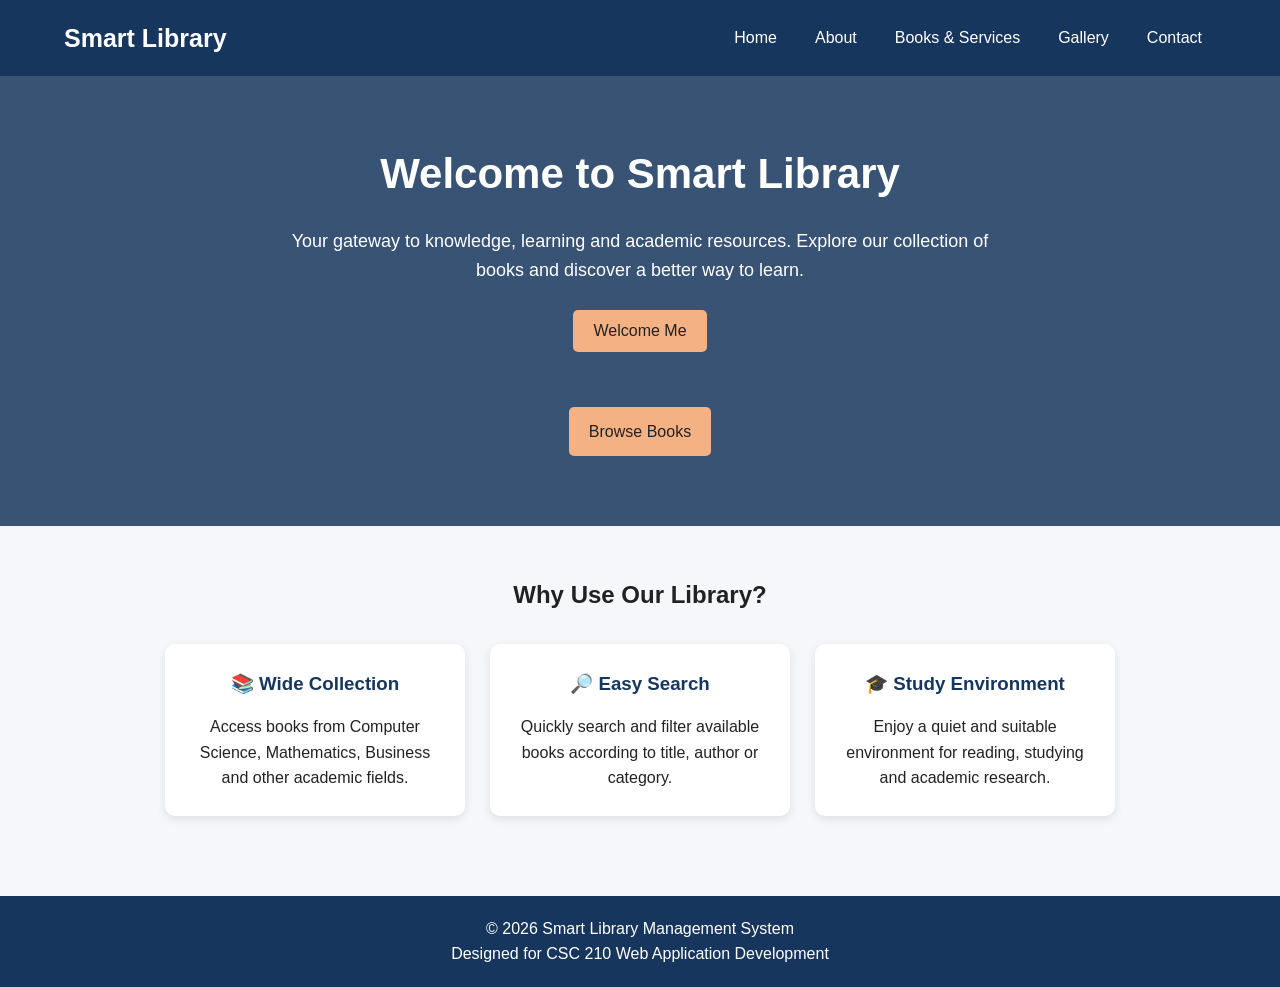
<file: index.html>
<!DOCTYPE html>
<html lang="en">
<head>
    <meta charset="UTF-8">
    <meta name="viewport" content="width=device-width, initial-scale=1.0">
    <meta name="description" content="Smart Library Management System">
    <title>Smart Library Management System</title>

    <link rel="stylesheet" href="css/style.css">
</head>

<body>

    <!-- Header -->
    <header>
        <div class="logo">
            <h1>Smart Library</h1>
        </div>

        <!-- Navigation -->
      <nav>
    <button class="menu-toggle" onclick="toggleMenu()">☰</button>

    <ul id="nav-menu">
        <li><a href="index.html">Home</a></li>
        <li><a href="about.html">About</a></li>
        <li><a href="services.html">Books & Services</a></li>
        <li><a href="gallery.html">Gallery</a></li>
        <li><a href="contact.html">Contact</a></li>
    </ul>
      </nav>
   </header>

    <!-- Main Content -->
    <main>

        <!-- Hero Section -->
        <section class="hero">
            <div class="hero-content">
                <h2>Welcome to Smart Library</h2>

                <p>
                    Your gateway to knowledge, learning and academic resources.
                    Explore our collection of books and discover a better way
                    to learn.
                </p>

                <button onclick="welcomeUser()">
                    Welcome Me
                </button>

                <p id="welcome-message"></p>

                <a href="services.html" class="btn">
                    Browse Books
                </a>
            </div>
        </section>

        <!-- Highlights -->
        <section class="highlights">
            <h2>Why Use Our Library?</h2>

            <div class="cards">

                <article class="card">
                    <h3>📚 Wide Collection</h3>
                    <p>
                        Access books from Computer Science, Mathematics,
                        Business and other academic fields.
                    </p>
                </article>

                <article class="card">
                    <h3>🔎 Easy Search</h3>
                    <p>
                        Quickly search and filter available books according
                        to title, author or category.
                    </p>
                </article>

                <article class="card">
                    <h3>🎓 Study Environment</h3>
                    <p>
                        Enjoy a quiet and suitable environment for reading,
                        studying and academic research.
                    </p>
                </article>

            </div>
        </section>

    </main>

    <!-- Footer -->
    <footer>
        <p>&copy; 2026 Smart Library Management System</p>
        <p>Designed for CSC 210 Web Application Development</p>
    </footer>

    <script src="js/script.js"></script>

</body>
</html>
</file>
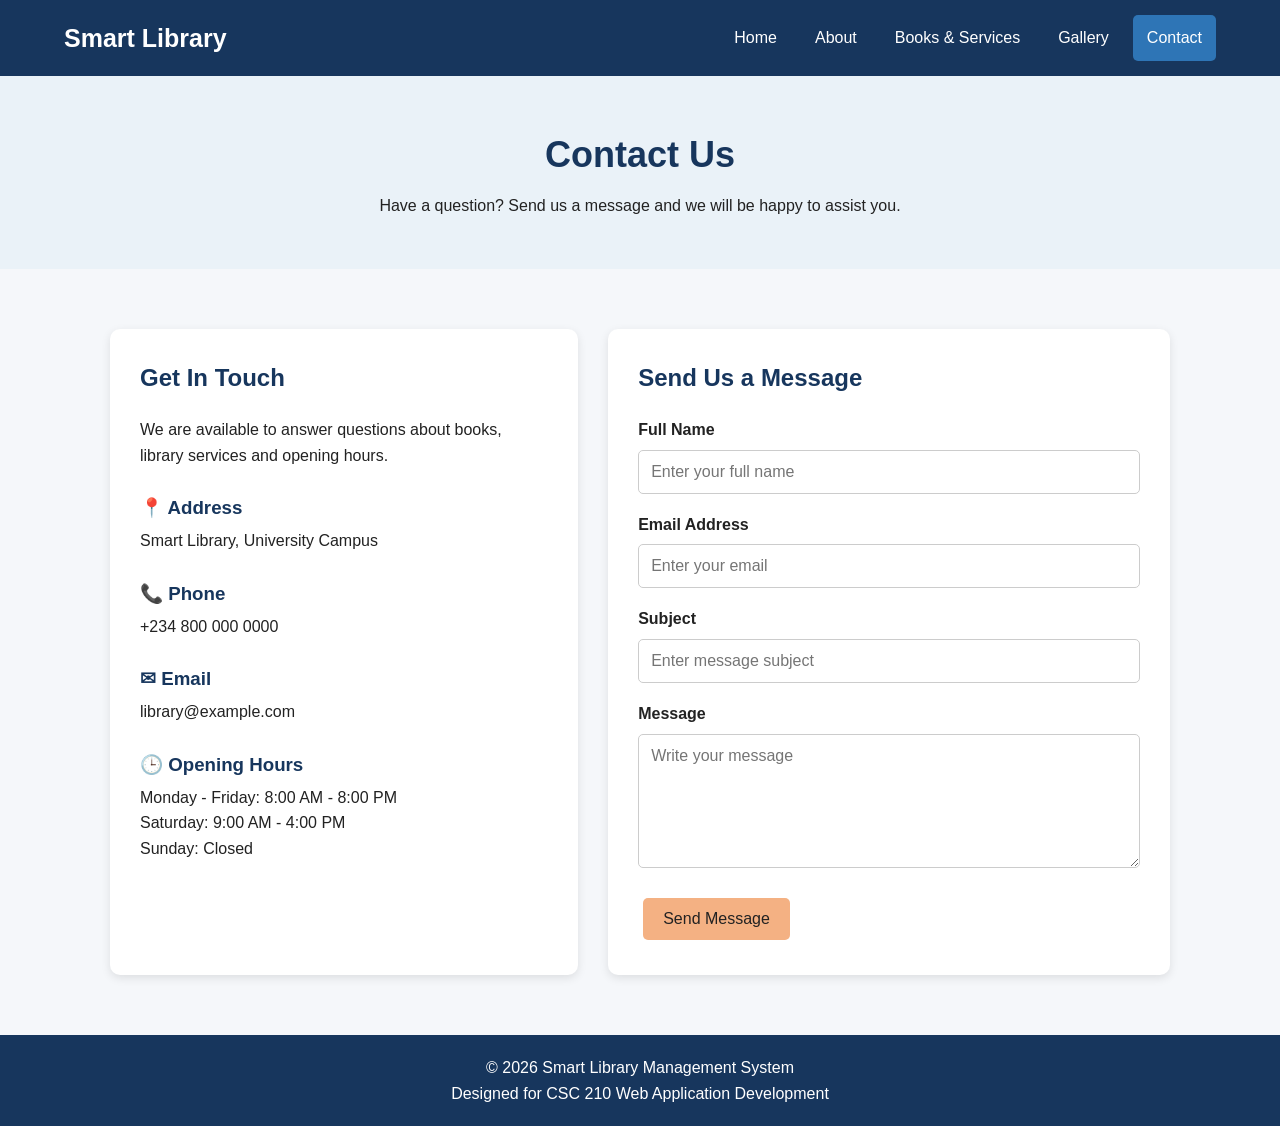
<file: contact.html>
<!DOCTYPE html>
<html lang="en">
<head>
    <meta charset="UTF-8">
    <meta name="viewport" content="width=device-width, initial-scale=1.0">

    <meta name="description"
          content="Contact Smart Library Management System">

    <title>Contact - Smart Library</title>

    <link rel="stylesheet" href="css/style.css">
</head>

<body>

    <!-- Header -->
    <header>
        <div class="logo">
            <h1>Smart Library</h1>
        </div>

        <!-- Navigation -->
    <nav>
    <button class="menu-toggle" onclick="toggleMenu()">☰</button>

    <ul id="nav-menu">
        <li><a href="index.html">Home</a></li>
        <li><a href="about.html">About</a></li>
        <li><a href="services.html">Books & Services</a></li>
        <li><a href="gallery.html">Gallery</a></li>
        <li><a href="contact.html" class="active">Contact</a></li>
    </ul>
</nav>
    </header>

    <!-- Main Content -->
    <main>

        <!-- Page Header -->
        <section class="page-header">
            <h2>Contact Us</h2>
            <p>
                Have a question? Send us a message and we will be happy
                to assist you.
            </p>
        </section>

        <!-- Contact Information and Form -->
        <section class="contact-section">

            <!-- Contact Information -->
            <div class="contact-info">

                <h2>Get In Touch</h2>

                <p>
                    We are available to answer questions about books,
                    library services and opening hours.
                </p>

                <div class="contact-item">
                    <h3>📍 Address</h3>
                    <p>
                        Smart Library, University Campus
                    </p>
                </div>

                <div class="contact-item">
                    <h3>📞 Phone</h3>
                    <p>
                        +234 800 000 0000
                    </p>
                </div>

                <div class="contact-item">
                    <h3>✉ Email</h3>
                    <p>
                        library@example.com
                    </p>
                </div>

                <div class="contact-item">
                    <h3>🕒 Opening Hours</h3>
                    <p>
                        Monday - Friday: 8:00 AM - 8:00 PM
                    </p>
                    <p>
                        Saturday: 9:00 AM - 4:00 PM
                    </p>
                    <p>
                        Sunday: Closed
                    </p>
                </div>

            </div>

            <!-- Contact Form -->
            <div class="contact-form">

                <h2>Send Us a Message</h2>

                <form id="contactForm" onsubmit="validateForm(event)">

                    <div class="form-group">
                        <label for="name">Full Name</label>

                        <input
                            type="text"
                            id="name"
                            name="name"
                            placeholder="Enter your full name"
                        >

                        <small id="nameError"></small>
                    </div>

                    <div class="form-group">
                        <label for="email">Email Address</label>

                        <input
                            type="email"
                            id="email"
                            name="email"
                            placeholder="Enter your email"
                        >

                        <small id="emailError"></small>
                    </div>

                    <div class="form-group">
                        <label for="subject">Subject</label>

                        <input
                            type="text"
                            id="subject"
                            name="subject"
                            placeholder="Enter message subject"
                        >

                        <small id="subjectError"></small>
                    </div>

                    <div class="form-group">
                        <label for="message">Message</label>

                        <textarea
                            id="message"
                            name="message"
                            rows="6"
                            placeholder="Write your message"
                        ></textarea>

                        <small id="messageError"></small>
                    </div>

                    <button type="submit">
                        Send Message
                    </button>

                    <p id="successMessage"></p>

                </form>

            </div>

        </section>

    </main>

    <!-- Footer -->
    <footer>
        <p>&copy; 2026 Smart Library Management System</p>
        <p>Designed for CSC 210 Web Application Development</p>
    </footer>

    <script src="js/script.js"></script>

</body>
</html>
</file>
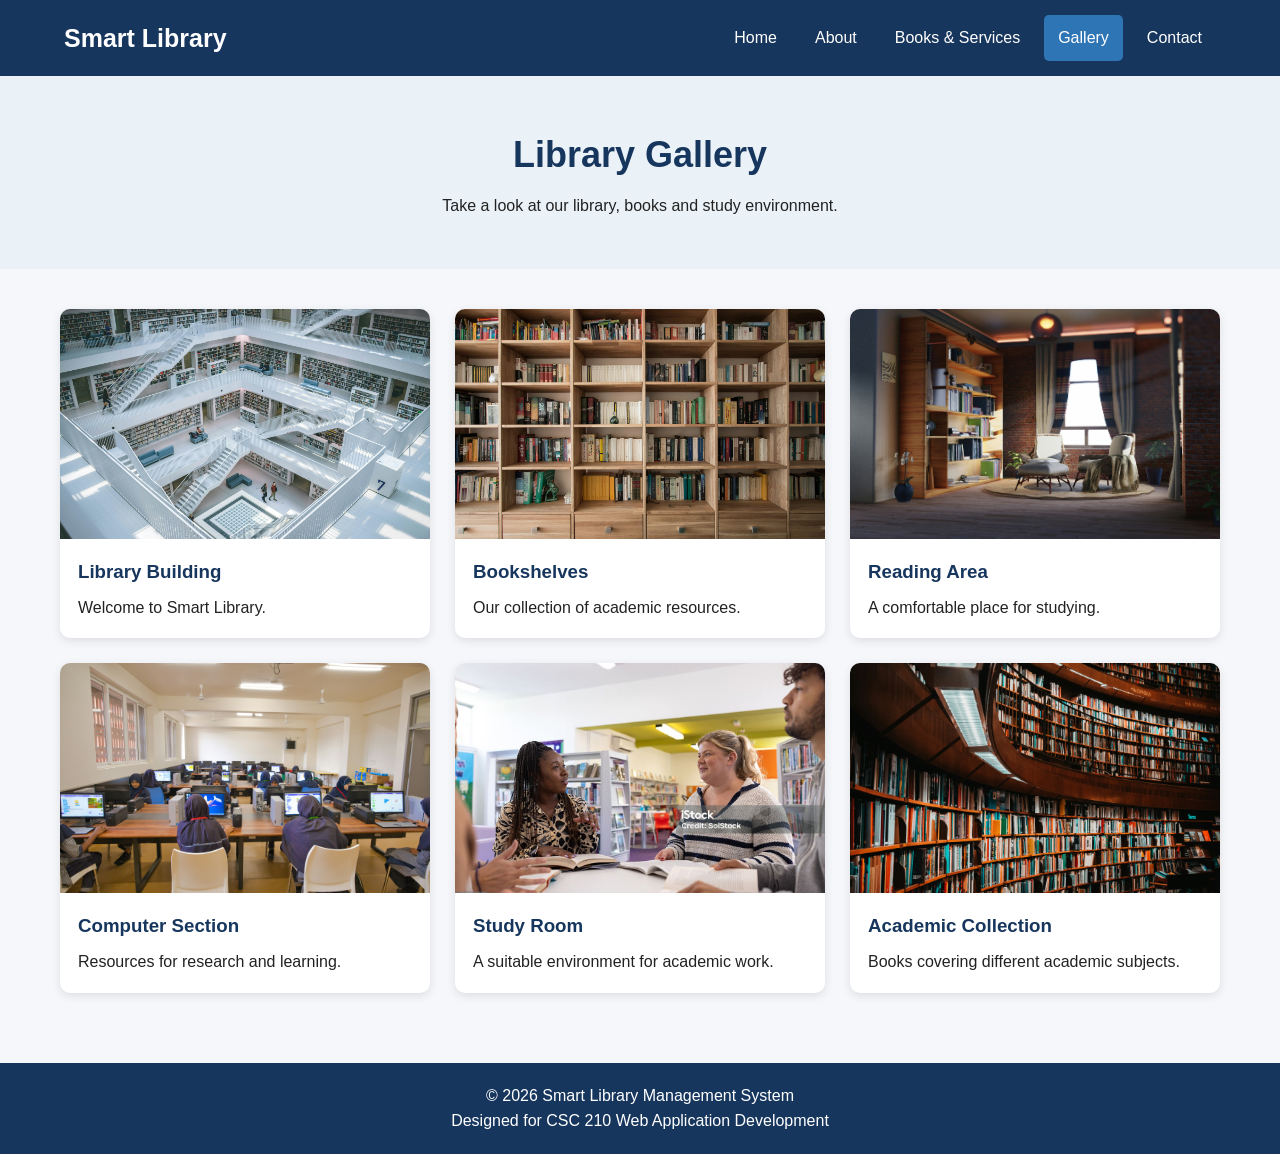
<file: gallery.html>
<!DOCTYPE html>
<html lang="en">

<head>
    <meta charset="UTF-8">

    <meta name="viewport"
          content="width=device-width, initial-scale=1.0">

    <meta name="description"
          content="Smart Library photo gallery">

    <title>Gallery - Smart Library</title>

    <link rel="stylesheet" href="css/style.css">
</head>

<body>

    <!-- Header -->
    <header>

        <div class="logo">
            <h1>Smart Library</h1>
        </div>

        <!-- Navigation -->
        <nav>

            <button
                class="menu-toggle"
                onclick="toggleMenu()">
                ☰
            </button>

            <ul id="nav-menu">

                <li>
                    <a href="index.html">
                        Home
                    </a>
                </li>

                <li>
                    <a href="about.html">
                        About
                    </a>
                </li>

                <li>
                    <a href="services.html">
                        Books & Services
                    </a>
                </li>

                <li>
                    <a href="gallery.html" class="active">
                        Gallery
                    </a>
                </li>

                <li>
                    <a href="contact.html">
                        Contact
                    </a>
                </li>

            </ul>

        </nav>

    </header>


    <!-- Main Content -->
    <main>

        <!-- Page Header -->
        <section class="page-header">

            <h2>Library Gallery</h2>

            <p>
                Take a look at our library, books and study environment.
            </p>

        </section>


        <!-- Gallery -->
        <section class="gallery-section">

            <div class="gallery-grid">

                <!-- Gallery Item 1 -->
                <article class="gallery-item">

                    <img
                        src="images/library.jpg"
                        alt="Exterior view of Smart Library"
                    >

                    <div class="gallery-caption">

                        <h3>Library Building</h3>

                        <p>
                            Welcome to Smart Library.
                        </p>

                    </div>

                </article>


                <!-- Gallery Item 2 -->
                <article class="gallery-item">

                    <img
                        src="images/bookshelves.jpg"
                        alt="Books arranged on library shelves"
                    >

                    <div class="gallery-caption">

                        <h3>Bookshelves</h3>

                        <p>
                            Our collection of academic resources.
                        </p>

                    </div>

                </article>


                <!-- Gallery Item 3 -->
                <article class="gallery-item">

                    <img
                        src="images/reading-area.jpg"
                        alt="Quiet library reading area"
                    >

                    <div class="gallery-caption">

                        <h3>Reading Area</h3>

                        <p>
                            A comfortable place for studying.
                        </p>

                    </div>

                </article>


                <!-- Gallery Item 4 -->
                <article class="gallery-item">

                    <img
                        src="images/computer-section.jpg"
                        alt="Computer section inside the library"
                    >

                    <div class="gallery-caption">

                        <h3>Computer Section</h3>

                        <p>
                            Resources for research and learning.
                        </p>

                    </div>

                </article>


                <!-- Gallery Item 5 -->
                <article class="gallery-item">

                    <img
                        src="images/study-room.jpg"
                        alt="Students studying in the library"
                    >

                    <div class="gallery-caption">

                        <h3>Study Room</h3>

                        <p>
                            A suitable environment for academic work.
                        </p>

                    </div>

                </article>


                <!-- Gallery Item 6 -->
                <article class="gallery-item">

                    <img
                        src="images/library-books.jpg"
                        alt="Collection of academic books"
                    >

                    <div class="gallery-caption">

                        <h3>Academic Collection</h3>

                        <p>
                            Books covering different academic subjects.
                        </p>

                    </div>

                </article>

            </div>

        </section>

    </main>


    <!-- Footer -->
    <footer>

        <p>
            &copy; 2026 Smart Library Management System
        </p>

        <p>
            Designed for CSC 210 Web Application Development
        </p>

    </footer>


    <!-- JavaScript -->
    <script src="js/script.js"></script>

</body>

</html>
</file>
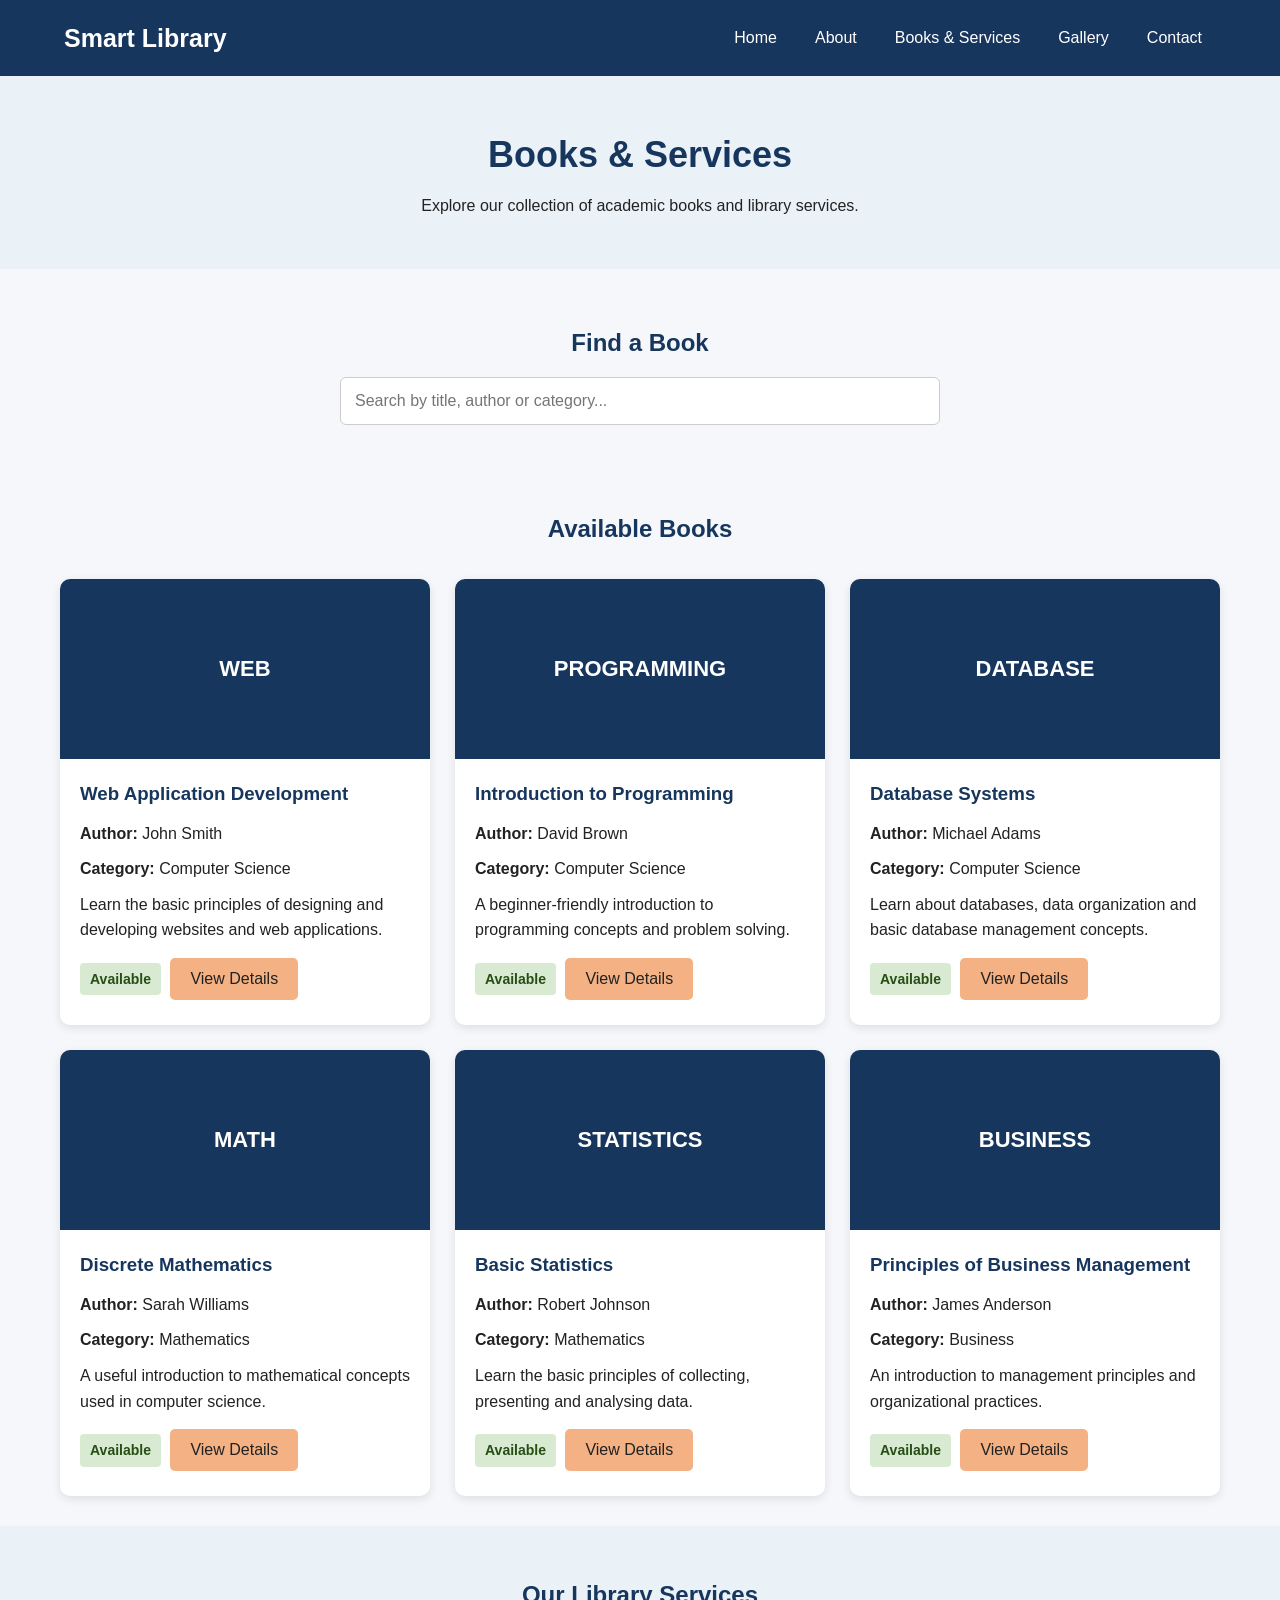
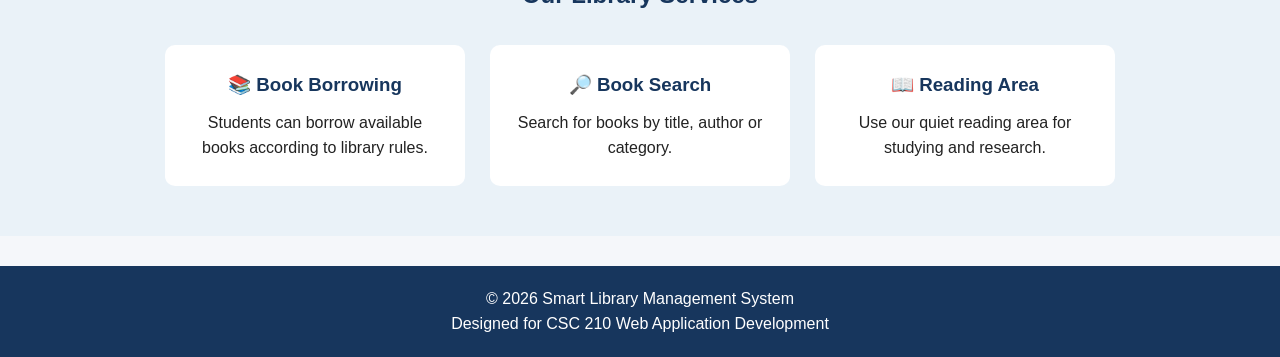
<file: services.html>
<!DOCTYPE html>
<html lang="en">
<head>
    <meta charset="UTF-8">
    <meta name="viewport" content="width=device-width, initial-scale=1.0">

    <meta name="description"
          content="Browse books and services available at Smart Library">

    <title>Books & Services - Smart Library</title>

    <link rel="stylesheet" href="css/style.css">
</head>

<body>

    <!-- Header -->
    <header>
        <div class="logo">
            <h1>Smart Library</h1>
        </div>

        <!-- Navigation -->
       <nav>
    <button class="menu-toggle" onclick="toggleMenu()">☰</button>

    <ul id="nav-menu">
        <li><a href="index.html">Home</a></li>
        <li><a href="about.html">About</a></li>
        <li><a href="services.html" class="sctive">Books & Services</a></li>
        <li><a href="gallery.html">Gallery</a></li>
        <li><a href="contact.html">Contact</a></li>
    </ul>
</nav>
    </header>

    <!-- Main Content -->
    <main>

        <!-- Page Header -->
        <section class="page-header">
            <h2>Books & Services</h2>

            <p>
                Explore our collection of academic books and library services.
            </p>
        </section>

        <!-- Search -->
        <section class="book-search">
            <h2>Find a Book</h2>

            <input
                type="text"
                id="bookSearch"
                placeholder="Search by title, author or category..."
                onkeyup="searchBooks()"
            >
        </section>

        <!-- Book Collection -->
        <section class="books-section">

            <h2>Available Books</h2>

            <div class="book-container" id="bookContainer">

                <!-- Book 1 -->
                <article class="book-card">
                    <div class="book-cover">
                        <span>WEB</span>
                    </div>

                    <div class="book-content">
                        <h3>Web Application Development</h3>

                        <p>
                            <strong>Author:</strong>
                            John Smith
                        </p>

                        <p>
                            <strong>Category:</strong>
                            Computer Science
                        </p>

                        <p>
                            Learn the basic principles of designing and
                            developing websites and web applications.
                        </p>

                        <span class="available">
                            Available
                        </span>

                        <button onclick="toggleDetails('book1')">
                            View Details
                        </button>

                        <p id="book1" class="book-details">
                            This book covers HTML, CSS, JavaScript and
                            basic web development concepts.
                        </p>
                    </div>
                </article>

                <!-- Book 2 -->
                <article class="book-card">
                    <div class="book-cover">
                        <span>PROGRAMMING</span>
                    </div>

                    <div class="book-content">
                        <h3>Introduction to Programming</h3>

                        <p>
                            <strong>Author:</strong>
                            David Brown
                        </p>

                        <p>
                            <strong>Category:</strong>
                            Computer Science
                        </p>

                        <p>
                            A beginner-friendly introduction to programming
                            concepts and problem solving.
                        </p>

                        <span class="available">
                            Available
                        </span>

                        <button onclick="toggleDetails('book2')">
                            View Details
                        </button>

                        <p id="book2" class="book-details">
                            Topics include variables, conditions, loops,
                            functions and basic programming logic.
                        </p>
                    </div>
                </article>

                <!-- Book 3 -->
                <article class="book-card">
                    <div class="book-cover">
                        <span>DATABASE</span>
                    </div>

                    <div class="book-content">
                        <h3>Database Systems</h3>

                        <p>
                            <strong>Author:</strong>
                            Michael Adams
                        </p>

                        <p>
                            <strong>Category:</strong>
                            Computer Science
                        </p>

                        <p>
                            Learn about databases, data organization and
                            basic database management concepts.
                        </p>

                        <span class="available">
                            Available
                        </span>

                        <button onclick="toggleDetails('book3')">
                            View Details
                        </button>

                        <p id="book3" class="book-details">
                            The book introduces tables, records, queries
                            and fundamental database concepts.
                        </p>
                    </div>
                </article>

                <!-- Book 4 -->
                <article class="book-card">
                    <div class="book-cover">
                        <span>MATH</span>
                    </div>

                    <div class="book-content">
                        <h3>Discrete Mathematics</h3>

                        <p>
                            <strong>Author:</strong>
                            Sarah Williams
                        </p>

                        <p>
                            <strong>Category:</strong>
                            Mathematics
                        </p>

                        <p>
                            A useful introduction to mathematical concepts
                            used in computer science.
                        </p>

                        <span class="available">
                            Available
                        </span>

                        <button onclick="toggleDetails('book4')">
                            View Details
                        </button>

                        <p id="book4" class="book-details">
                            Topics include sets, logic, relations,
                            functions and mathematical reasoning.
                        </p>
                    </div>
                </article>

                <!-- Book 5 -->
                <article class="book-card">
                    <div class="book-cover">
                        <span>STATISTICS</span>
                    </div>

                    <div class="book-content">
                        <h3>Basic Statistics</h3>

                        <p>
                            <strong>Author:</strong>
                            Robert Johnson
                        </p>

                        <p>
                            <strong>Category:</strong>
                            Mathematics
                        </p>

                        <p>
                            Learn the basic principles of collecting,
                            presenting and analysing data.
                        </p>

                        <span class="available">
                            Available
                        </span>

                        <button onclick="toggleDetails('book5')">
                            View Details
                        </button>

                        <p id="book5" class="book-details">
                            Includes averages, tables, charts,
                            probability and basic data analysis.
                        </p>
                    </div>
                </article>

                <!-- Book 6 -->
                <article class="book-card">
                    <div class="book-cover">
                        <span>BUSINESS</span>
                    </div>

                    <div class="book-content">
                        <h3>Principles of Business Management</h3>

                        <p>
                            <strong>Author:</strong>
                            James Anderson
                        </p>

                        <p>
                            <strong>Category:</strong>
                            Business
                        </p>

                        <p>
                            An introduction to management principles and
                            organizational practices.
                        </p>

                        <span class="available">
                            Available
                        </span>

                        <button onclick="toggleDetails('book6')">
                            View Details
                        </button>

                        <p id="book6" class="book-details">
                            Covers planning, organizing, leadership,
                            decision-making and control.
                        </p>
                    </div>
                </article>

            </div>

            <!-- No Results Message -->
            <p id="noResults">
                No books found.
            </p>

        </section>

        <!-- Library Services -->
        <section class="services-section">

            <h2>Our Library Services</h2>

            <div class="service-container">

                <article class="service-card">
                    <h3>📚 Book Borrowing</h3>
                    <p>
                        Students can borrow available books according
                        to library rules.
                    </p>
                </article>

                <article class="service-card">
                    <h3>🔎 Book Search</h3>
                    <p>
                        Search for books by title, author or category.
                    </p>
                </article>

                <article class="service-card">
                    <h3>📖 Reading Area</h3>
                    <p>
                        Use our quiet reading area for studying and research.
                    </p>
                </article>

            </div>

        </section>

    </main>

    <!-- Footer -->
    <footer>
        <p>&copy; 2026 Smart Library Management System</p>
        <p>Designed for CSC 210 Web Application Development</p>
    </footer>

    <script src="js/script.js"></script>

</body>
</html>
</file>
<file: css/style.css>
/* General Settings */
* {
    margin: 0;
    padding: 0;
    box-sizing: border-box;
}

body {
    font-family: Arial, sans-serif;
    line-height: 1.6;
    background-color: #f5f7fa;
    color: #222;
}

/* Header */
header {
    background-color: #17365d;
    color: white;
    padding: 15px 5%;
    display: flex;
    justify-content: space-between;
    align-items: center;
    flex-wrap: wrap;
}

.logo h1 {
    font-size: 25px;
}

/* Navigation */
nav ul {
    list-style: none;
    display: flex;
    gap: 10px;
}

nav ul li a {
    color: white;
    text-decoration: none;
    padding: 10px 14px;
    display: block;
    border-radius: 5px;
}

nav ul li a:hover,
nav ul li a.active {
    background-color: #2e75b6;
}

/* Hero Section */
.hero {
    min-height: 450px;
    display: flex;
    justify-content: center;
    align-items: center;
    text-align: center;
    padding: 40px 20px;
    background: linear-gradient(
        rgba(23, 54, 93, 0.85),
        rgba(23, 54, 93, 0.85)
    );
    color: white;
}

.hero-content {
    max-width: 700px;
}

.hero h2 {
    font-size: 42px;
    margin-bottom: 20px;
}

.hero p {
    font-size: 18px;
    margin-bottom: 20px;
}

/* Buttons */
button,
.btn {
    display: inline-block;
    background-color: #f4b183;
    color: #222;
    border: none;
    padding: 12px 20px;
    margin: 5px;
    border-radius: 5px;
    text-decoration: none;
    cursor: pointer;
    font-size: 16px;
}

button:hover,
.btn:hover {
    opacity: 0.8;
}

/* Welcome Message */
#welcome-message {
    font-weight: bold;
    min-height: 25px;
}

/* Highlights */
.highlights {
    padding: 50px 5%;
    text-align: center;
}

.highlights h2 {
    margin-bottom: 30px;
}

.cards {
    display: flex;
    justify-content: center;
    gap: 25px;
    flex-wrap: wrap;
}

.card {
    background-color: white;
    width: 300px;
    padding: 25px;
    border-radius: 10px;
    box-shadow: 0 3px 10px rgba(0, 0, 0, 0.1);
}

.card h3 {
    margin-bottom: 15px;
    color: #17365d;
}

/* Footer */
footer {
    background-color: #17365d;
    color: white;
    text-align: center;
    padding: 20px;
    margin-top: 30px;
}

/* Responsive Design */
@media (max-width: 768px) {

    header {
        flex-direction: column;
        gap: 15px;
    }

    nav ul {
        flex-direction: column;
        width: 100%;
        text-align: center;
    }

    nav ul li a {
        width: 100%;
    }

    .hero h2 {
        font-size: 32px;
    }

    .cards {
        flex-direction: column;
        align-items: center;
    }

    .card {
        width: 90%;
    }
}
/* Page Header */
.page-header {
    background-color: #eaf2f8;
    text-align: center;
    padding: 50px 20px;
}

.page-header h2 {
    color: #17365d;
    font-size: 36px;
    margin-bottom: 10px;
}

/* Content Sections */
.content-section {
    max-width: 1000px;
    margin: 30px auto;
    padding: 30px;
    background-color: white;
    border-radius: 10px;
}

.content-section h2 {
    color: #17365d;
    margin-bottom: 15px;
}

.content-section p {
    margin-bottom: 15px;
}

/* Two Column Layout */
.two-column {
    display: flex;
    gap: 25px;
}

.info-box {
    flex: 1;
    padding: 25px;
    background-color: #f5f7fa;
    border-left: 5px solid #2e75b6;
    border-radius: 5px;
}

.info-box h2 {
    margin-bottom: 10px;
}

/* Lists */
.content-section ol,
.content-section ul {
    padding-left: 25px;
}

.content-section li {
    margin-bottom: 10px;
}

/* Table */
table {
    width: 100%;
    border-collapse: collapse;
    margin-top: 20px;
}

table th,
table td {
    border: 1px solid #ddd;
    padding: 12px;
    text-align: left;
}

table th {
    background-color: #17365d;
    color: white;
}

table tr:hover {
    background-color: #f1f1f1;
}

/* Responsive About Page */
@media (max-width: 768px) {

    .two-column {
        flex-direction: column;
    }

    .content-section {
        margin: 20px 10px;
        padding: 20px;
        overflow-x: auto;
    }

    table {
        min-width: 600px;
    }
  
}

/* Book Search */
.book-search {
    max-width: 900px;
    margin: 30px auto;
    padding: 25px;
    text-align: center;
}

.book-search h2 {
    color: #17365d;
    margin-bottom: 15px;
}

#bookSearch {
    width: 100%;
    max-width: 600px;
    padding: 14px;
    border: 1px solid #ccc;
    border-radius: 6px;
    font-size: 16px;
}

/* Books Section */
.books-section {
    max-width: 1200px;
    margin: auto;
    padding: 30px 20px;
}

.books-section > h2 {
    text-align: center;
    color: #17365d;
    margin-bottom: 30px;
}

/* Book Container */
.book-container {
    display: grid;
    grid-template-columns: repeat(3, 1fr);
    gap: 25px;
}

/* Book Card */
.book-card {
    background-color: white;
    border-radius: 10px;
    overflow: hidden;
    box-shadow: 0 3px 10px rgba(0, 0, 0, 0.1);
    transition: transform 0.3s ease;
}

.book-card:hover {
    transform: translateY(-5px);
}

/* Book Cover */
.book-cover {
    height: 180px;
    background-color: #17365d;
    color: white;
    display: flex;
    align-items: center;
    justify-content: center;
    text-align: center;
    padding: 20px;
}

.book-cover span {
    font-size: 22px;
    font-weight: bold;
}

/* Book Content */
.book-content {
    padding: 20px;
}

.book-content h3 {
    color: #17365d;
    margin-bottom: 12px;
}

.book-content p {
    margin-bottom: 10px;
}

/* Availability */
.available {
    display: inline-block;
    background-color: #d9ead3;
    color: #274e13;
    padding: 5px 10px;
    border-radius: 4px;
    margin: 8px 0;
    font-size: 14px;
    font-weight: bold;
}

/* Book Details */
.book-details {
    display: none;
    background-color: #f5f7fa;
    padding: 10px;
    border-left: 3px solid #2e75b6;
}

/* No Results */
#noResults {
    display: none;
    text-align: center;
    font-weight: bold;
    color: #b00020;
    margin-top: 25px;
}

/* Library Services */
.services-section {
    padding: 50px 5%;
    background-color: #eaf2f8;
    text-align: center;
}

.services-section h2 {
    color: #17365d;
    margin-bottom: 30px;
}

.service-container {
    display: flex;
    justify-content: center;
    gap: 25px;
    flex-wrap: wrap;
}

.service-card {
    background-color: white;
    width: 300px;
    padding: 25px;
    border-radius: 10px;
}

.service-card h3 {
    color: #17365d;
    margin-bottom: 10px;
}

/* Responsive Book Cards */
@media (max-width: 900px) {
    .book-container {
        grid-template-columns: repeat(2, 1fr);
    }
}

@media (max-width: 600px) {
    .book-container {
        grid-template-columns: 1fr;
    }

    .book-search {
        margin: 20px 10px;
    }
}

/* Gallery Section */
.gallery-section {
    max-width: 1200px;
    margin: auto;
    padding: 40px 20px;
}

/* Gallery Grid */
.gallery-grid {
    display: grid;
    grid-template-columns: repeat(3, 1fr);
    gap: 25px;
}

/* Gallery Item */
.gallery-item {
    background-color: white;
    border-radius: 10px;
    overflow: hidden;
    box-shadow: 0 3px 10px rgba(0, 0, 0, 0.1);
    transition: transform 0.3s ease;
}

.gallery-item:hover {
    transform: translateY(-5px);
}

/* Gallery Images */
.gallery-item img {
    width: 100%;
    height: 230px;
    object-fit: cover;
    display: block;
}

/* Image Caption */
.gallery-caption {
    padding: 18px;
}

.gallery-caption h3 {
    color: #17365d;
    margin-bottom: 8px;
}

.gallery-caption p {
    margin: 0;
}

/* Responsive Gallery */
@media (max-width: 900px) {
    .gallery-grid {
        grid-template-columns: repeat(2, 1fr);
    }
}

@media (max-width: 600px) {
    .gallery-grid {
        grid-template-columns: 1fr;
    }

    .gallery-item img {
        height: 250px;
    }
}

/* Contact Section */
.contact-section {
    max-width: 1100px;
    margin: 40px auto;
    padding: 20px;
    display: grid;
    grid-template-columns: 1fr 1.2fr;
    gap: 30px;
}

/* Contact Information */
.contact-info,
.contact-form {
    background-color: white;
    padding: 30px;
    border-radius: 10px;
    box-shadow: 0 3px 10px rgba(0, 0, 0, 0.1);
}

.contact-info h2,
.contact-form h2 {
    color: #17365d;
    margin-bottom: 20px;
}

.contact-item {
    margin-top: 25px;
}

.contact-item h3 {
    color: #17365d;
    margin-bottom: 5px;
}

/* Form */
.form-group {
    margin-bottom: 18px;
}

.form-group label {
    display: block;
    font-weight: bold;
    margin-bottom: 7px;
}

.form-group input,
.form-group textarea {
    width: 100%;
    padding: 12px;
    border: 1px solid #ccc;
    border-radius: 5px;
    font-size: 16px;
    font-family: Arial, sans-serif;
}

.form-group input:focus,
.form-group textarea:focus {
    outline: none;
    border-color: #2e75b6;
}

.form-group textarea {
    resize: vertical;
}

/* Validation Messages */
.form-group small {
    display: block;
    margin-top: 5px;
    font-size: 14px;
}

.error {
    color: #b00020;
}

.success {
    color: #274e13;
    font-weight: bold;
    margin-top: 15px;
}

/* Contact Responsive Design */
@media (max-width: 768px) {

    .contact-section {
        grid-template-columns: 1fr;
        margin: 20px 10px;
    }

    .contact-info,
    .contact-form {
        padding: 20px;
    }
}
/* Mobile Menu Button */
.menu-toggle {
    display: none;
    background-color: #2e75b6;
    color: white;
    border: none;
    padding: 10px 14px;
    font-size: 22px;
    cursor: pointer;
    border-radius: 5px;
}

/* Mobile Navigation */
@media (max-width: 768px) {

    .menu-toggle {
        display: block;
    }

    nav ul {
        display: none;
        flex-direction: column;
        width: 100%;
        margin-top: 10px;
    }

    nav ul.show {
        display: flex;
    }

    nav {
        width: 100%;
    }

    nav ul li a {
        text-align: center;
    }
}
</file>
